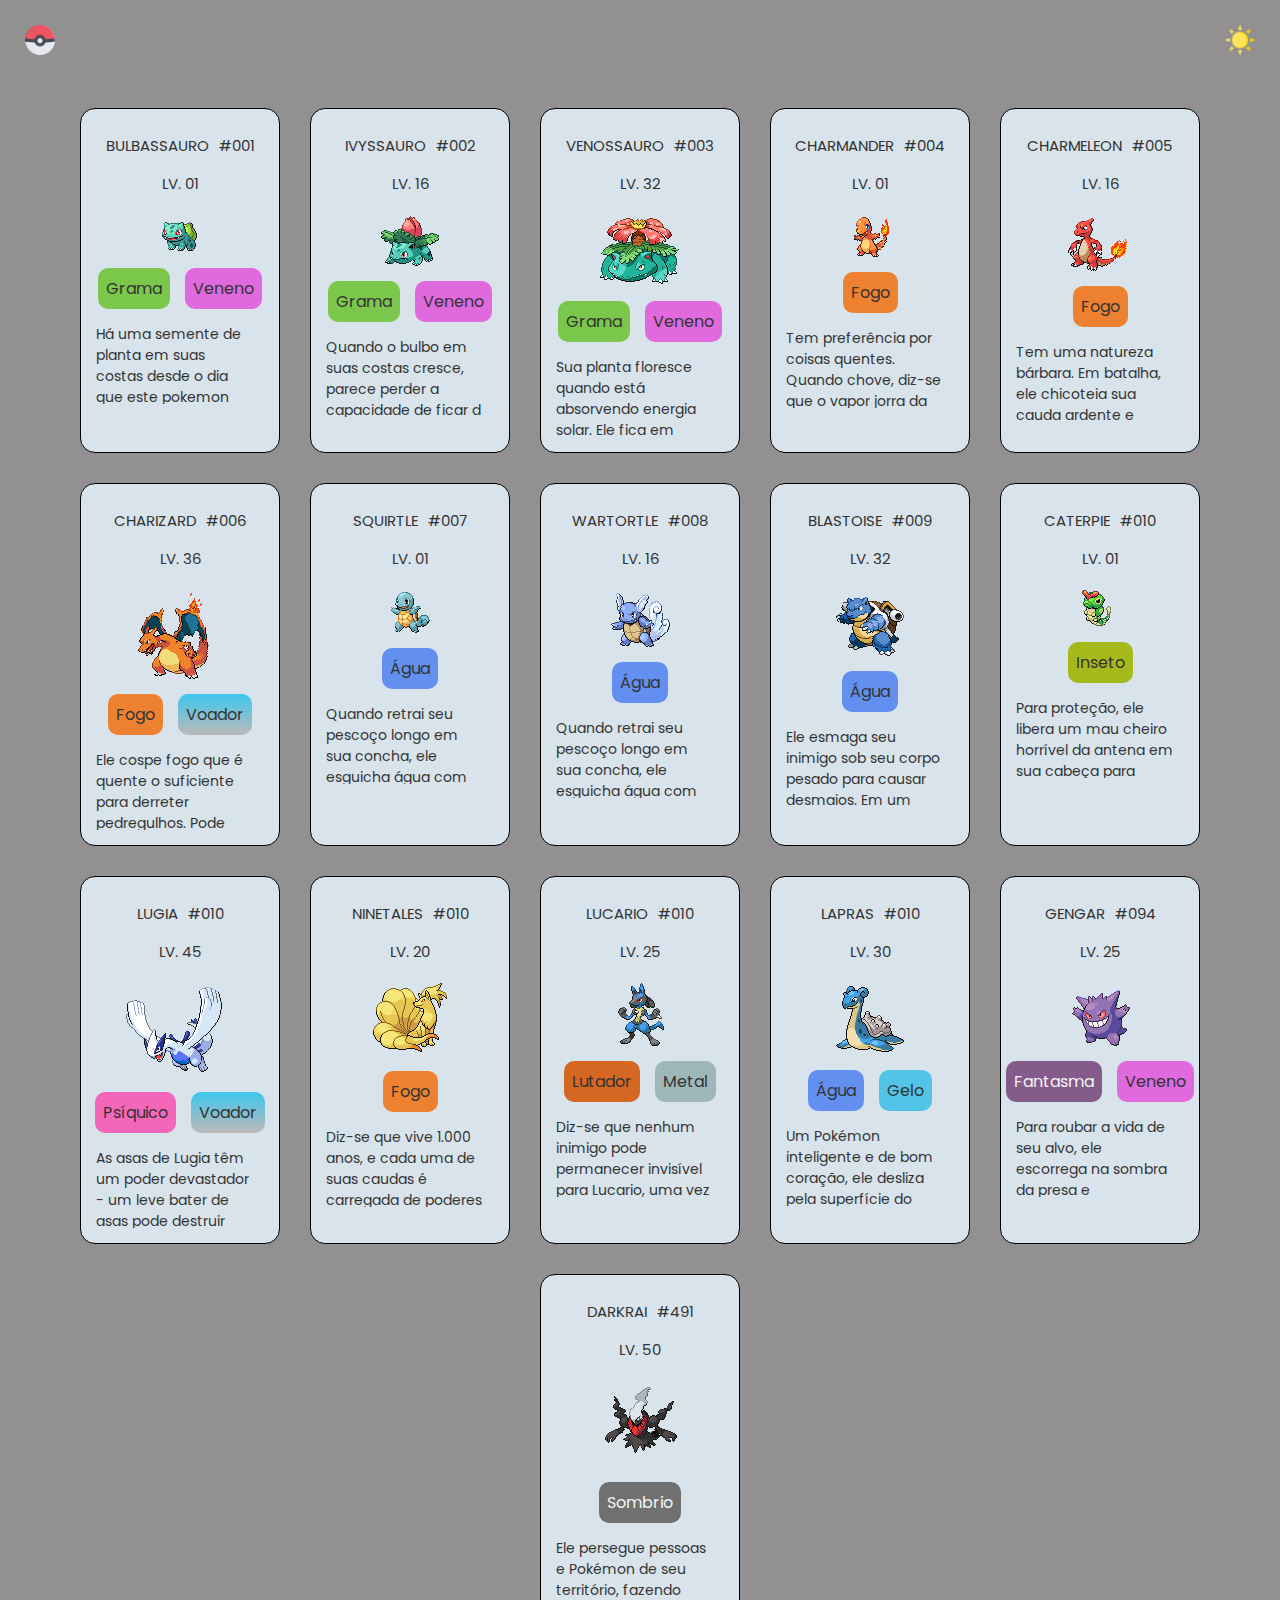
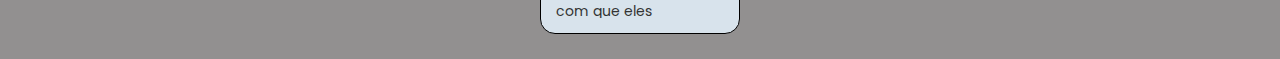
<file: index.html>
<!DOCtype html>
<html lang="en">

<head>
    <meta charset="UTF-8">
    <meta http-equiv="X-UA-Compatible" content="IE=edge">
    <meta name="viewport" content="width=device-width, initial-scale=1.0">
    <title>Pokedex</title>

    <link rel="preconnect" href="https://fonts.googleapis.com">
    <link rel="preconnect" href="https://fonts.gstatic.com" crossorigin>
    <link href="https://fonts.googleapis.com/css2?family=Poppins:wght@300;500;800&display=swap" rel="stylesheet">

    <link rel="stylesheet" href="./src/CSS/reset.css">
    <link rel="stylesheet" href="./src/CSS/estilos.css">
    <link rel="stylesheet" href="./src/CSS/scrollbar.css">
    <link rel="icon" href="./src/imagens/icon3.png" type="image/x-icon">
    <link rel="shortcut icon" href="./src/imagens/icon3.png" type="image/x-icon">

</head>

<body>
    <header>
        <a href="/">
            <img src="./src/imagens/pokeball.png" alt="pokeball" class="logo">
        </a>
        <button id="button-change-theme">
            <img src="./src/imagens/sun.png" alt="sol" class="button-image">
        </button>
    </header>
    <main>
        <ul class="pokemon-list">
            <li class="pokemon-card">
                <div class="infos">
                    <div class="poke-info">
                        <span>Bulbassauro</span>
                        <span>#001</span>
                    </div>
                    <span>Lv. 01</span>
                </div>
                <img src="./src/imagens/bulbasaur.gif" alt="Bulbassauro" class="gif">
                <ul class="type">
                    <li class="Grass-type">Grama</li>
                    <li class="Poison-type">Veneno</li>
                </ul>
                <p class="description" style="font-family: poppins;">
                    Há uma semente de planta em suas costas desde o dia que este pokemon nasce. A semente cresce
                    lentamente.
                </p>
            </li>

            <li class="pokemon-card">
                <div class="infos">
                    <div class="poke-info">
                        <span>Ivyssauro</span>
                        <span>#002</span>
                    </div>
                    <span>Lv. 16</span>
                </div>
                <img src="./src/imagens/ivysaur.gif" alt="Ivyssauro" class="gif">
                <ul class="type">
                    <li class="Grass-type">Grama</li>
                    <li class="Poison-type">Veneno</li>
                </ul>
                <p class="description" style="font-family: poppins;">
                    Quando o bulbo em suas costas cresce, parece perder a capacidade de ficar d e pé em suas patas
                    traseiras.
                </p>
            </li>

            <li class="pokemon-card">
                <div class="infos">
                    <div class="poke-info">
                        <span>Venossauro</span>
                        <span>#003</span>
                    </div>
                    <span>Lv. 32</span>
                </div>
                <img src="./src/imagens/venusaur.gif" alt="Venossauro" class="gif">
                <ul class="type">
                    <li class="Grass-type">Grama</li>
                    <li class="Poison-type">Veneno</li>
                </ul>
                <p class="description" style="font-family: poppins;">
                    Sua planta floresce quando está absorvendo energia solar. Ele fica em movimento para buscar a luz solar.
                </p>
            </li>

            <li class="pokemon-card">
                <div class="infos">
                    <div class="poke-info">
                        <span>Charmander</span>
                        <span>#004</span>
                    </div>
                    <span>Lv. 01</span>
                </div>
                <img src="./src/imagens/charmander.gif" alt="Charmander" class="gif">
                <ul class="type">
                    <li class="Fire-type">Fogo</li>
                </ul>
                <p class="description" style="font-family: poppins;">
                    Tem preferência por coisas quentes. Quando chove, diz-se que o vapor jorra da ponta da cauda.
                </p>
            </li>

            <li class="pokemon-card">
                <div class="infos">
                    <div class="poke-info">
                        <span>Charmeleon</span>
                        <span>#005</span>
                    </div>
                    <span>Lv. 16</span>
                </div>
                <img src="./src/imagens/charmeleon.gif" alt="Charmeleon" class="gif">
                <ul class="type">
                    <li class="Fire-type">Fogo</li>
                </ul>
                <p class="description" style="font-family: poppins;">
                    Tem uma natureza bárbara. Em batalha, ele chicoteia sua cauda ardente e corta com garras afiadas.
                </p>
            </li>

            <li class="pokemon-card">
                <div class="infos">
                    <div class="poke-info">
                        <span>charizard</span>
                        <span>#006</span>
                    </div>
                    <span>Lv. 36</span>
                </div>
                <img src="./src/imagens/charizard.gif" alt="Charizard" class="gif">
                <ul class="type">
                    <li class="Fire-type">Fogo</li>
                    <li class="Flying-type">Voador</li>
                </ul>
                <p class="description" style="font-family: poppins;">
                    Ele cospe fogo que é quente o suficiente para derreter pedregulhos. Pode causar incêndios florestais ao soprar chamas.
                </p>
            </li>

            <li class="pokemon-card">
                <div class="infos">
                    <div class="poke-info">
                        <span>Squirtle</span>
                        <span>#007</span>
                    </div>
                    <span>Lv. 01</span>
                </div>
                <img src="./src/imagens/squirtle.gif" alt="Squirtle" class="gif">
                <ul class="type">
                    <li class="Water-type">Água</li>
                </ul>
                <p class="description" style="font-family: poppins;">
                    Quando retrai seu pescoço longo em sua concha, ele esguicha água com força vigorosa.
                </p>
            </li>

            <li class="pokemon-card">
                <div class="infos">
                    <div class="poke-info">
                        <span>wartortle</span>
                        <span>#008</span>
                    </div>
                    <span>Lv. 16</span>
                </div>
                <img src="./src/imagens/wartortle.gif" alt="wartortle" class="gif">
                <ul class="type">
                    <li class="Water-type">Água</li>
                </ul>
                <p class="description" style="font-family: poppins;">
                    Quando retrai seu pescoço longo em sua concha, ele esguicha água com força vigorosa.
                </p>
            </li>

            <li class="pokemon-card">
                <div class="infos">
                    <div class="poke-info">
                        <span>Blastoise</span>
                        <span>#009</span>
                    </div>
                    <span>Lv. 32</span>
                </div>
                <img src="./src/imagens/blastoise.gif" alt="Blastoise" class="gif">
                <ul class="type">
                    <li class="Water-type">Água</li>
                </ul>
                <p class="description" style="font-family: poppins;">
                    Ele esmaga seu inimigo sob seu corpo pesado para causar desmaios. Em um beliscão, ele se retirará dentro de sua concha.
                </p>
            </li>

            <li class="pokemon-card">
                <div class="infos">
                    <div class="poke-info">
                        <span>Caterpie</span>
                        <span>#010</span>
                    </div>
                    <span>Lv. 01</span>
                </div>
                <img src="./src/imagens/caterpie.gif" alt="Caterpie" class="gif">
                <ul class="type">
                    <li class="Bug-type">Inseto</li>
                </ul>
                <p class="description" style="font-family: poppins;">
                    Para proteção, ele libera um mau cheiro horrível da antena em sua cabeça para afastar os inimigos.
                </p>
            </li>

            <li class="pokemon-card">
                <div class="infos">
                    <div class="poke-info">
                        <span>Lugia</span>
                        <span>#010</span>
                    </div>
                    <span>Lv. 45</span>
                </div>
                <img src="./src/imagens/lugia.gif" alt="Lugia" class="gif">
                <ul class="type">
                    <li class="Psychic-type">Psíquico</li>
                    <li class="Flying-type">Voador</li>
                </ul>
                <p class="description" style="font-family: poppins;">
                    As asas de Lugia têm um poder devastador - um leve bater de asas pode destruir casas comuns. Como resultado, 
                    este Pokémon escolhe viver fora da vista nas profundezas do mar.
                </p>
            </li>

            <li class="pokemon-card">
                <div class="infos">
                    <div class="poke-info">
                        <span>Ninetales</span>
                        <span>#010</span>
                    </div>
                    <span>Lv. 20</span>
                </div>
                <img src="./src/imagens/ninetales.gif" alt="Ninetales" class="gif">
                <ul class="type">
                    <li class="Fire-type">Fogo</li>
                </ul>
                <p class="description" style="font-family: poppins;">
                    Diz-se que vive 1.000 anos, e cada uma de suas caudas é carregada de poderes sobrenaturais.
                </p>
            </li>

            <li class="pokemon-card">
                <div class="infos">
                    <div class="poke-info">
                        <span>Lucario</span>
                        <span>#010</span>
                    </div>
                    <span>Lv. 25</span>
                </div>
                <img src="./src/imagens/lucario.gif" alt="Lucario" class="gif">
                <ul class="type">
                    <li class="Fighting-type">Lutador</li>
                    <li class="Steel-type">Metal</li>
                </ul>
                <p class="description" style="font-family: poppins;">
                    Diz-se que nenhum inimigo pode permanecer invisível para Lucario, uma vez que pode detectar auras -
                    mesmo aquelas de inimigos que não poderia ver de outra forma.
                </p>
            </li>

            <li class="pokemon-card">
                <div class="infos">
                    <div class="poke-info">
                        <span>Lapras</span>
                        <span>#010</span>
                    </div>
                    <span>Lv. 30</span>
                </div>
                <img src="./src/imagens/lapras.gif" alt="Lapras" class="gif">
                <ul class="type">
                    <li class="Water-type">Água</li>
                    <li class="Ice-type">Gelo</li>
                </ul>
                <p class="description" style="font-family: poppins;">
                    Um Pokémon inteligente e de bom coração, ele desliza pela superfície do mar enquanto sua bela canção ecoa ao seu redor.
                </p>
            </li>

            <li class="pokemon-card">
                <div class="infos">
                    <div class="poke-info">
                        <span>Gengar</span>
                        <span>#094</span>
                    </div>
                    <span>Lv. 25</span>
                </div>
                <img src="./src/imagens/gengar.gif" alt="Gengar" class="gif">
                <ul class="type">
                    <li class="Ghost-type">Fantasma</li>
                    <li class="Poison-type">Veneno</li>
                </ul>
                <p class="description" style="font-family: poppins;">
                    Para roubar a vida de seu alvo, ele escorrega na sombra da presa e silenciosamente espera por uma oportunidade.
                </p>
            </li>

            <li class="pokemon-card">
                <div class="infos">
                    <div class="poke-info">
                        <span>Darkrai</span>
                        <span>#491</span>
                    </div>
                    <span>Lv. 50</span>
                </div>
                <img src="./src/imagens/darkrai.gif" alt="Darkrai" class="gif">
                <ul class="type">
                    <li class="Dark-type">Sombrio</li>
                </ul>
                <p class="description" style="font-family: poppins;">
                    Ele persegue pessoas e Pokémon de seu território, fazendo com que eles experimentem um sono profundo e pesadelo.
                </p>
            </li>





        </ul>
    </main>
</body>

</html>
</file>
<file: src/CSS/estilos.css>
body {
    font-family: 'Poppins', sans-serif;
    max-width: 1280px;
    margin: 0 auto;
    background-color: #5e5b5bad;
    color: #333333;
}

body.dark-mode {
    background-color: #212121;
    color: #f5f5f5;
}

header {
    display: flex;
    justify-content: space-between;
    padding: 25px;
}

header .logo,
header .button-image {
    width: 30px;
}
header .logo {
    position: fixed;
}

header #button-change-theme {
    background: none;
    border: none;
}

header .logo:hover,
header .button-image:hover,
main .pokemon-card:hover {
    transform: scale(1.07);
    cursor: pointer;
    transition: 0.2s ease-in-out;
}

main {
    padding: 25px;
}

main .pokemon-list {
    display: flex;
    flex-wrap: wrap;
    gap: 30px;
    justify-content: center;
}

main .pokemon-card {
    background-color: #d8e3ec;
    width: 200px;
    padding: 15px;
    display: flex;
    flex-direction: column;
    align-items: center;
    gap: 15px;
    border-radius: 15px;
    transition: 0.2s ease-in-out;
    border: 1px solid black

}

main .pokemon-card:hover {
    background-color: #96d9d6;

}

.dark-mode .pokemon-card {
    background-color: #a8a8a8;
}


main .pokemon-card .infos {
    display: flex;
    flex-direction: column;
    /* border: 1px solid black; */
    border-radius: 10px;
}

main .pokemon-card .infos span {
    padding: 5px;
    text-transform: uppercase;
    font-size: 15px;
    text-align: center;
    
}

main .pokemon-card .infos .poke-info {
    padding: 5px;
    display: flex;
    justify-content: space-between;
}

/* main .pokemon-card .gif{
    width: 90px;
    height: 90px;
    background-color: pink;
} */

main .pokemon-card .type {
    display: flex;
    gap: 15px;
}

main .pokemon-card .Grass-type,
.Poison-type,
.Fire-type,
.Flying-type,
.Water-type,
.Bug-type,
.Ghost-type,
.Fighting-type,
.Steel-type,
.Ice-type,
.Psychic-type,
.Dark-type {
    padding: 8px;
    border-radius: 10px;
}

main .pokemon-card .Grass-type {
    background-color: #7ac74c;
}

main .pokemon-card .Poison-type {
    background-color: #df67ddfb;
}

main .pokemon-card .Fire-type {
    background-color: #ee8130;
}

main .pokemon-card .Flying-type {
    background-image: linear-gradient(to bottom, #3dc7ef,#bdb9b8);
}

main .pokemon-card .Water-type {
    background-color: #6390f0;
}

main .pokemon-card .Bug-type {
    background-color: #a6b91a;
}

main .pokemon-card .Ghost-type {
    background-color: #4e054d9c;
    color: whitesmoke;
}

main .pokemon-card .Fighting-type {
    background-color: #d56723;
}

main .pokemon-card .Steel-type {
    background-color: #9eb7b8;
}

main .pokemon-card .Ice-type {
    background-color: #51c4e7;
}

main .pokemon-card .Psychic-type {
    background-color: #f366b9;
}

main .pokemon-card .Dark-type {
    background-color: #707070;
    color: whitesmoke;
}

main .description {
    max-height: 80px;
    overflow-y: scroll;
    font-size: 14px;
    padding-right: 10px;
}
</file>
<file: src/CSS/scrollbar.css>
/* ===== Scrollbar CSS ===== */

*::-webkit-scrollbar {
    width: 12px;
}

*::-webkit-scrollbar-track {
    background: #f1e9e9;
}

*::-webkit-scrollbar-thumb {
    background-color: #582965;
    border-radius: 10px;
    border: 3px solid #ffffff;
}
</file>
